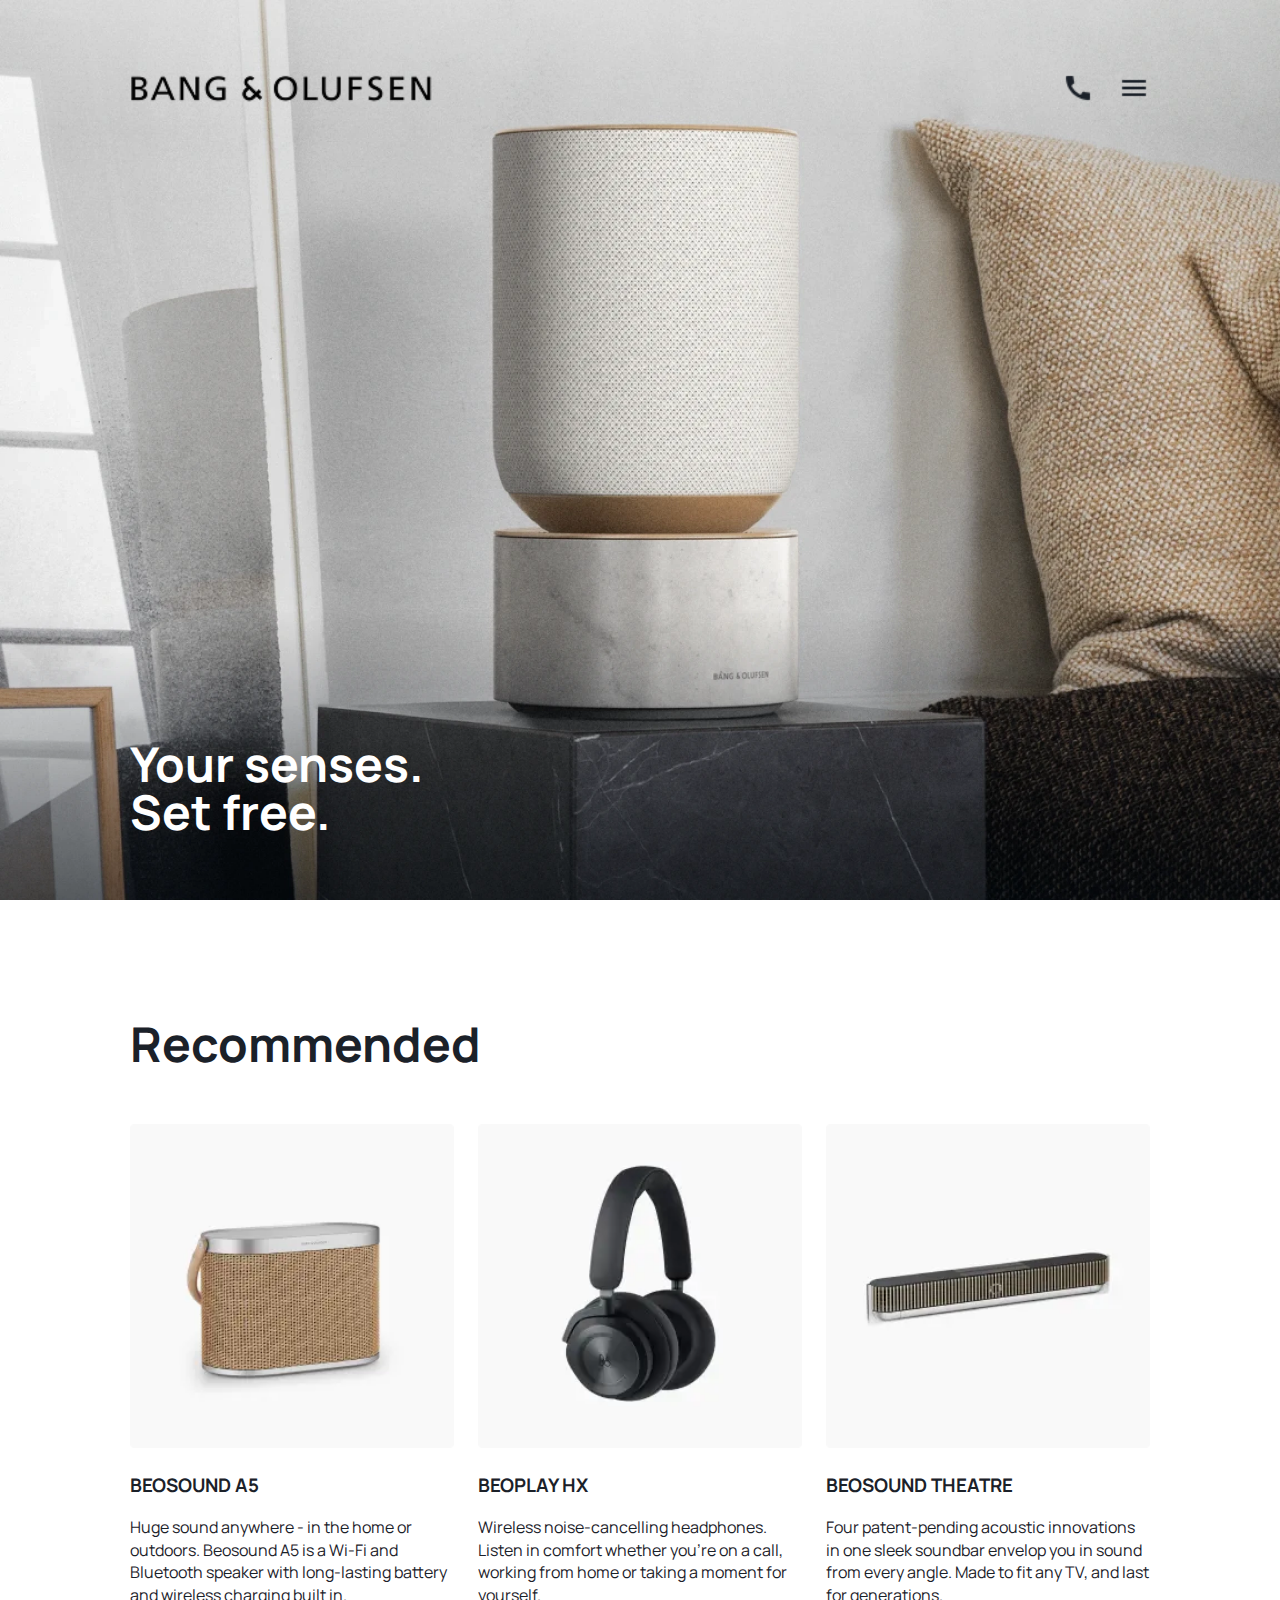
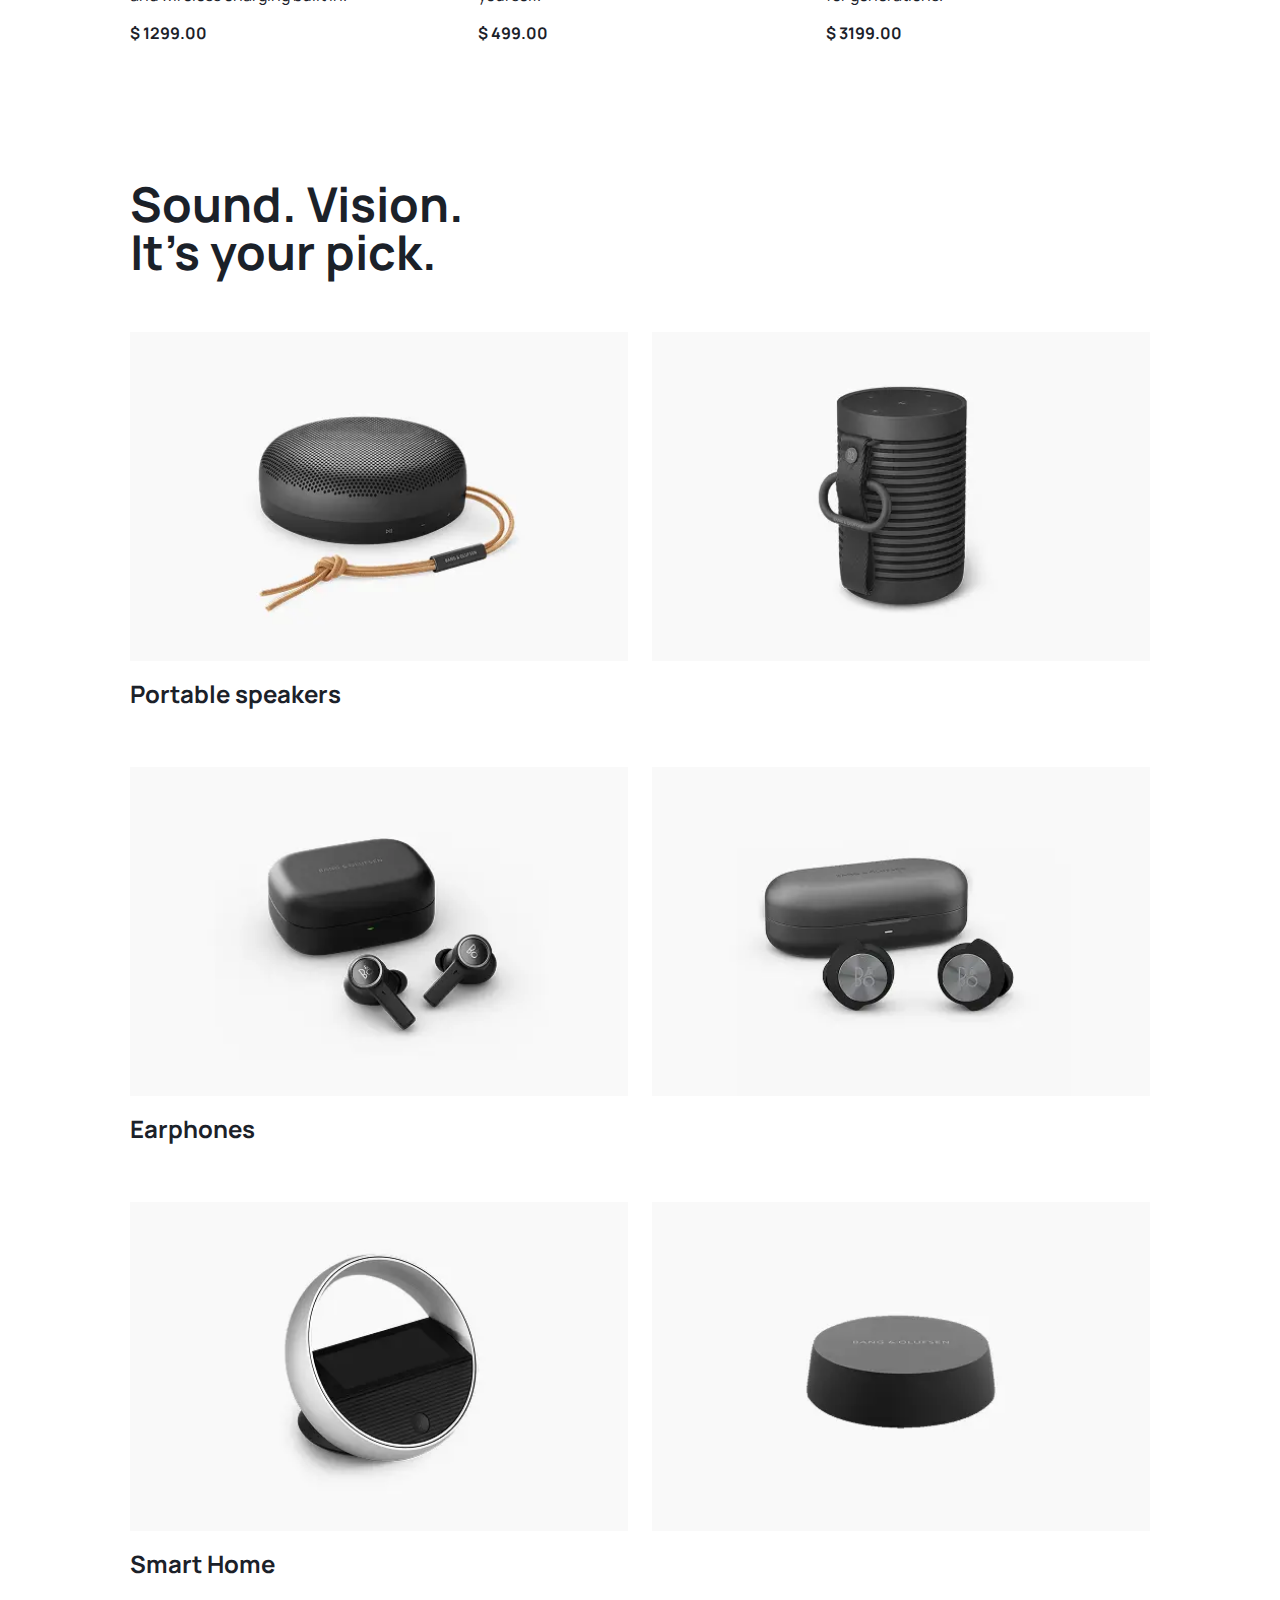
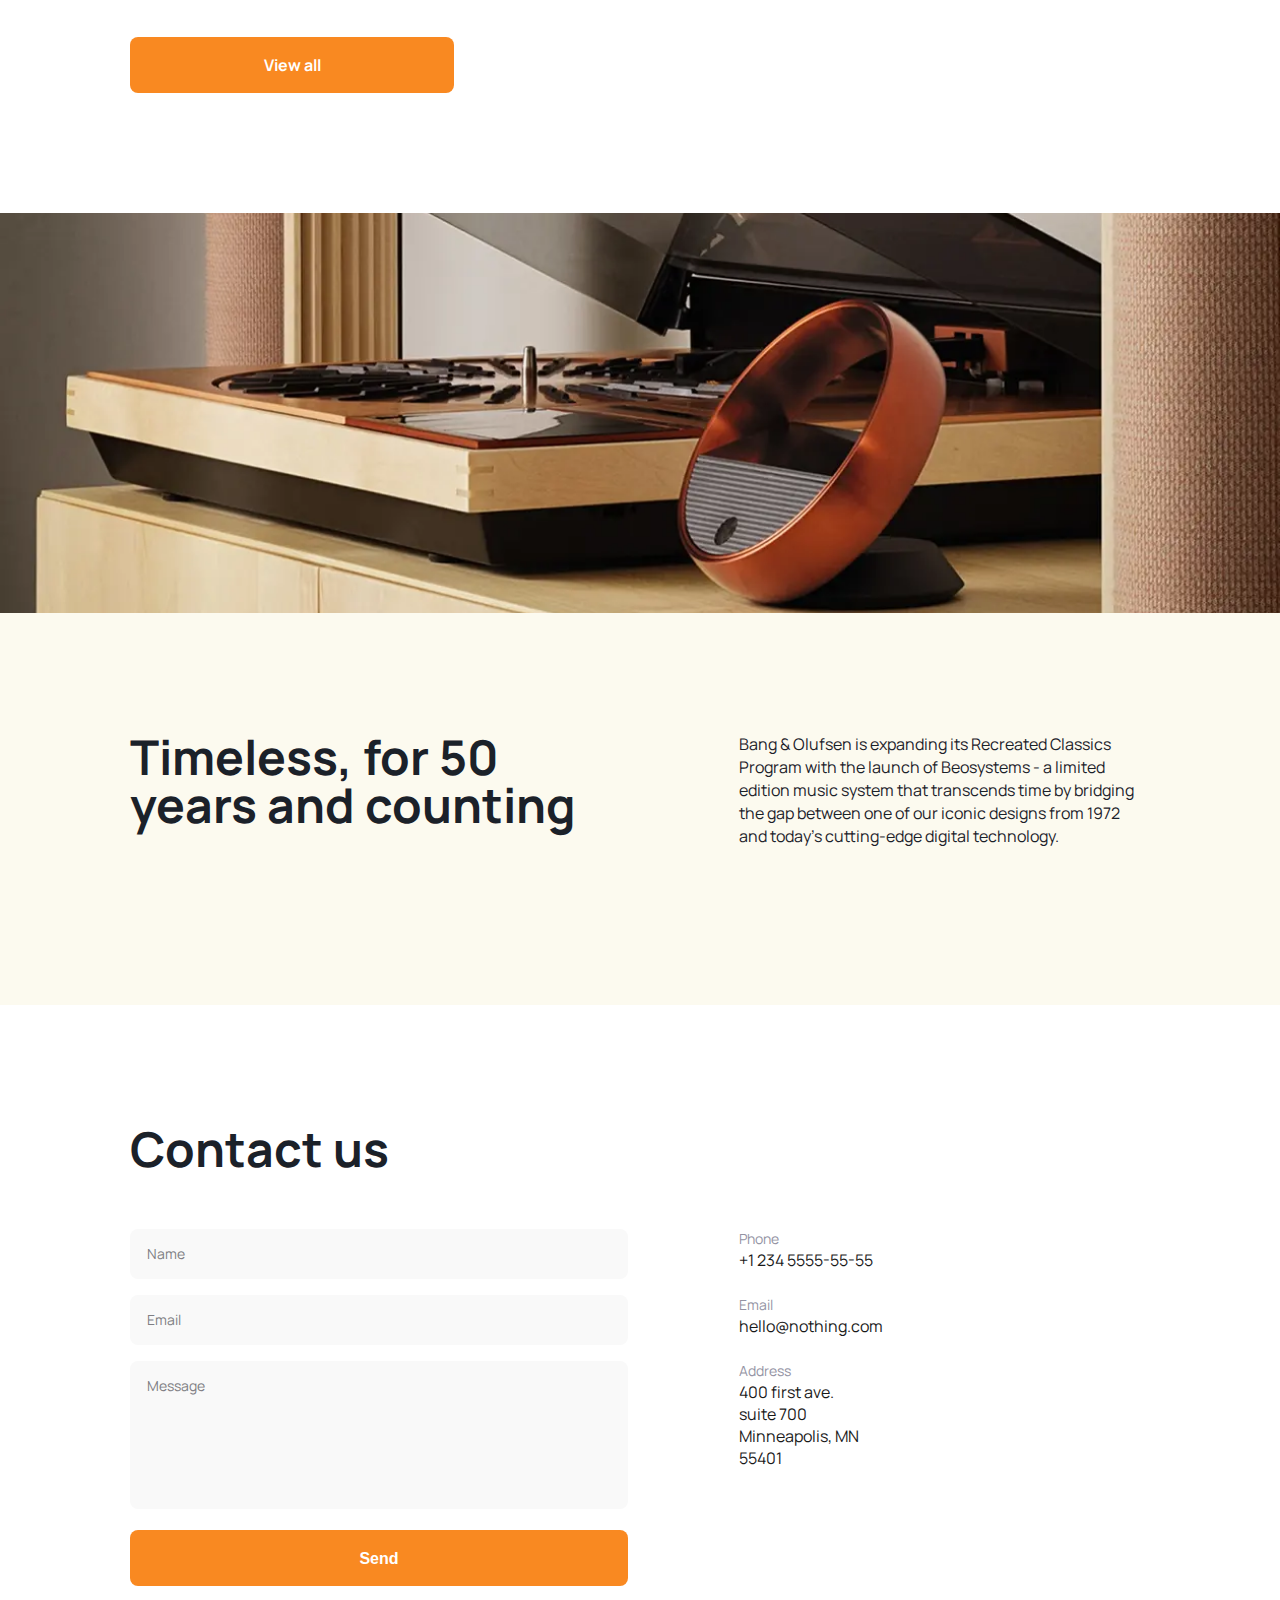
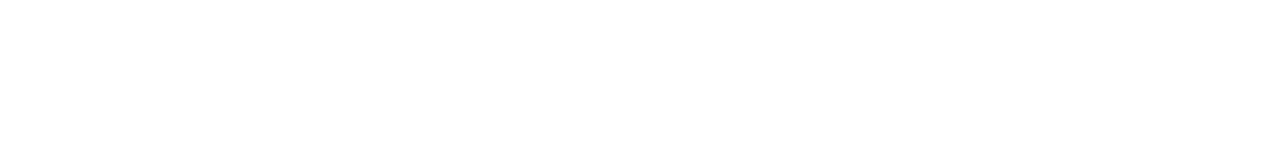
<file: index.html>
<!doctype html><html lang="en" class="page"><head><meta charset="utf-8"><meta name="viewport" content="width=device-width, initial-scale=1.0"><title>Bang & Olufsen</title><link rel="preconnect" href="https://fonts.googleapis.com"><link rel="preconnect" href="https://fonts.gstatic.com"><link href="https://fonts.googleapis.com/css2?family=Manrope:wght@200..800&display=swap" rel="stylesheet"><link rel="stylesheet" href="index.6098d160.css"><link rel="icon" href="logo_icon.9345a303.png" type="image/png"><script src="index.f3a9c308.js" defer></script></head><body class="page__body"> <header class="header"> <div class="container"> <div class="header__content"> <div class="top-bar"> <a href="#" class="top-bar__logo"> <img src="logo.dba725db.png" alt="Bang & Olufsen logo"> </a> <div class="top-bar__icons"> <div class="icon--phone--wrap"> <a href="tel:+1 234 555-55-55" class="icon icon--phone"></a> <a href="tel:+1 234 555-55-55" class="icon--phone--text"> +1 234 555-55-55 </a> </div> <a href="#menu" class="icon icon--menu"></a> </div> </div> <div class="header__bottom"> <h1 class="header__title"> Your senses. <br> Set free. </h1> </div> </div> </div> </header> <aside class="menu page__menu" id="menu"> <div class="container"> <div class="menu__top top-bar"> <a href="#" class="top-bar__logo"> <img src="logo.dba725db.png" alt="Bang & Olufsen logo"> </a> <a href="#" class="icon icon--close"></a> </div> <div class="menu__bottom"> <nav class="menu__nav nav"> <ul class="nav__list"> <li class="nav__item"> <a class="nav__link" href="#recommended"> Recommended </a> </li> <li class="nav__item"> <a class="nav__link" href="#categories"> Categories </a> </li> <li class="nav__item"> <a class="nav__link" href="#about-us"> About Us </a> </li> <li class="nav__item"> <a class="nav__link" href="#contact-us"> Contact Us </a> </li> </ul> </nav> <a href="tel:+1 234 5555-55-55" class="menu__phone-number"> +1 234 5555-55-55 </a> <a href="tel:+1 234 5555-55-55" class="menu__call-to-order"> Call to order </a> </div> </div> </aside> <main class="main"> <div class="container"> <div class="main__content"> <section class="recommended" id="recommended"> <h2 class="section-title">Recommended</h2> <div class="recommended__products"> <article class="product recommended__product"> <img src="BEOSOUND%20A5.f3149b64.webp" alt="BEOSOUND A5" class="product__photo" loading="lazy"> <h3 class="product__title">BEOSOUND A5</h3> <p class="product__desc"> Huge sound anywhere - in the home or outdoors. Beosound A5 is a Wi-Fi and Bluetooth speaker with long-lasting battery and wireless charging built in. </p> <p class="product__price">$ 1299.00</p> </article> <article class="product recommended__product"> <img src="BEOPLAY%20HX.b32634ea.webp" alt="BEOPLAY HX" class="product__photo" loading="lazy"> <h3 class="product__title">BEOPLAY HX</h3> <p class="product__desc"> Wireless noise-cancelling headphones. Listen in comfort whether you're on a call, working from home or taking a moment for yourself. </p> <p class="product__price">$ 499.00</p> </article> <article class="product recommended__product"> <img src="BEOSOUND%20THEATRE.314e91e3.webp" alt="BEOSOUND THEATRE" class="product__photo" loading="lazy"> <h3 class="product__title">BEOSOUND THEATRE</h3> <p class="product__desc"> Four patent-pending acoustic innovations in one sleek soundbar envelop you in sound from every angle. Made to fit any TV, and last for generations. </p> <p class="product__price">$ 3199.00</p> </article> </div> </section> <section class="categories" id="categories"> <h2 class="section-title"> Sound. Vision. <br> It's your pick. </h2> <div class="categories__wrapper"> <article class="category"> <div class="category__photos"> <a href="#" class="category__link category__link--mini"> <img class="category__photo" src="Portable%20speakers_mini.898772d4.webp" alt="Portable speakers-mini" loading="lazy"> </a> <a href="#" class="category__link category__link--big"> <img class="category__photo" src="Portable%20speakers_big.6cb12ae6.webp" alt="Portable speakers-big" loading="lazy"> </a> </div> <h3 class="category__title">Portable speakers</h3> </article> <article class="category"> <div class="category__photos"> <a href="#" class="category__link category__link--Earphones"> <img class="category__photo" src="Earphones_first.f8bbb4f6.webp" alt="Earphones-first" loading="lazy"> </a> <a href="#" class="category__link category__link--Earphones"> <img class="category__photo" src="Earphones_second.9f7195be.webp" alt="Earphones-second" loading="lazy"> </a> </div> <h3 class="category__title">Earphones</h3> </article> <article class="category"> <div class="category__photos"> <a href="#" class="category__link category__link--smart"> <img class="category__photo" src="Smart%20Home_first.64f68fdf.webp" alt="Smart Home" loading="lazy"> </a> <a href="#" class="category__link category__link--smart"> <img class="category__photo" src="Smart%20Home_second.fafa40fa.webp" alt="Smart Home" loading="lazy"> </a> </div> <h3 class="category__title">Smart Home</h3> </article> <article class="category"> <div class="button category__button"> <a class="category__button--link" href="#"> View all </a> </div> </article> </div> </section> </div> </div> <section class="slide"> <div class="slide__photo"></div> </section> <div class="about-us--color"> <div class="container"> <div class="main__content"> <section class="about-us" id="about-us"> <h2 class="about-us__title section-title"> Timeless, for 50 years and counting </h2> <div class="about-us__content"> <p class="about-us__desc"> Bang & Olufsen is expanding its Recreated Classics Program with the launch of Beosystems - a limited edition music system that transcends time by bridging the gap between one of our iconic designs from 1972 and today's cutting-edge digital technology. </p> </div> </section> </div> </div> </div> <div class="container"> <div class="main__content"> <section class="contact-us" id="contact-us"> <h2 class="contact-us__title section-title">Contact us</h2> <div class="contact-us-form"> <form id="contactForm" action="#" method="post"> <label for="name" class="contact-us-form__label"></label> <input type="text" id="name" name="name" class="contact-us-form__input" placeholder="Name" required> <label for="email" class="contact-us-form__label"></label> <input type="email" id="email" name="email" class="contact-us-form__input" placeholder="Email" required> <label for="message" class="contact-us-form__label"></label> <textarea name="message" id="message" class="contact-us-form__textarea" placeholder="Message" required></textarea> <div class="contact-us-form__button"> <button type="submit" class="contact-us-form__button--link"> Send </button> </div> </form> </div> <div class="contact-us-content"> <div class="contact-us-content__info"> <p class="contact-us-content__sub-title">Phone</p> <a href="tel:+1 234 5555-55-55" class="contact-us-content__desc"> +1 234 5555-55-55 </a> </div> <div class="contact-us-content__info"> <p class="contact-us-content__sub-title">Email</p> <a href="mailto:example@email.com" class="contact-us-content__desc"> hello@nothing.com </a> </div> <div class="contact-us-content__info"> <p class="contact-us-content__sub-title">Address</p> <a href="https://maps.app.goo.gl/mxB8VNUUxrB4Anpq6" target="_blank" class="contact-us-content__desc"> 400 first ave. <br> suite 700 <br> Minneapolis, MN 55401 </a> </div> </div> </section> </div> </div> </main> <footer class="footer"></footer> </body></html>
</file>
<file: index.6098d160.css>
.container{padding-left:20px;padding-right:20px}@media (min-width:576px){.container{padding-left:72px;padding-right:72px}}@media (min-width:1024px){.container{max-width:1020px;margin-left:auto;margin-right:auto;padding-left:120px;padding-right:120px}}.header{background-image:url(header-bg-mobile.a1232f15.webp);background-position:50%;background-size:cover}.header__content{-ms-flex-direction:column;flex-direction:column;-ms-flex-pack:justify;justify-content:space-between;height:100vh;display:-ms-flexbox;display:flex}.header__title{color:#fff;margin:0;font-size:36px;font-weight:700;line-height:36px}@media (min-width:576px){.header__title{font-size:48px;line-height:48px}}.header__bottom{padding-bottom:40px}@media (min-width:576px){.header__bottom{padding-bottom:64px}}.icon{background-image:url(icon-burger-menu.fda17e88.png);background-size:cover;width:24px;height:24px;display:block}@media (min-width:576px){.icon{width:32px;height:32px}}.icon--phone{background-image:url(icon-phone.dad7c4bd.png)}.icon--phone--text{letter-spacing:2px;text-transform:uppercase;color:#1b2129;width:145px;font-size:13px;font-weight:700;line-height:16px;text-decoration:none;display:none;position:absolute;top:6px;left:0;transform:translate(-140px)}.icon--phone--wrap{position:relative}.icon--phone--wrap:hover .icon--phone--text{transition:all .3s ease-in-out;display:block}.icon--menu{background-image:url(icon-burger-menu.fda17e88.png)}.icon--menu:hover{background-image:url(icon-burger-menu-hover.1296c707.png);transition:all .3s}.icon--close{background-image:url(icon-close.a28e639f.png)}.menu{box-sizing:border-box;background-color:#f9f9f9;height:100vh;font-weight:700;overflow:auto}.menu__top{margin-bottom:32px}.menu__nav{margin-bottom:48px}.menu__phone-number{text-transform:uppercase;letter-spacing:2px;color:inherit;margin-bottom:16px;font-size:16px;line-height:23px;text-decoration:none;display:block}.menu__phone-number:hover{text-decoration:underline}.menu__call-to-order{text-transform:uppercase;letter-spacing:2px;color:inherit;border-bottom:1px solid #1b2129;width:fit-content;padding-bottom:3px;font-size:16px;line-height:23px;text-decoration:none;display:block}.nav__link{color:inherit;font-size:22px;line-height:22px;text-decoration:none}.nav__link:hover{text-decoration:underline}.nav__list{-ms-flex-direction:column;flex-direction:column;gap:32px;margin:0;padding:0;list-style:none;display:-ms-flexbox;display:flex}.page{color:#1b2129;scroll-behavior:smooth;font-family:Manrope,serif;font-size:16px}.page:has(.page__menu:target){overflow:hidden}.page__body{margin:0}.page__menu{opacity:0;pointer-events:none;transition:all .3s ease-in-out;position:fixed;top:0;left:0;right:0}.page__menu:target{opacity:1;pointer-events:all}.top-bar{-ms-flex-pack:justify;justify-content:space-between;padding-top:24px;padding-bottom:24px;display:-ms-flexbox;display:flex}@media (min-width:576px){.top-bar{padding-top:72px;padding-bottom:72px}}.top-bar__icons{gap:24px;display:-ms-flexbox;display:flex}.top-bar__logo{display:-ms-flexbox;display:flex}.section-title{text-align:left;margin:0 0 48px;font-size:32px;font-weight:700;line-height:100%}@media (min-width:576px){.section-title{margin-bottom:56px;font-size:40px}}@media (min-width:1024px){.section-title{font-size:48px}}.main{background-color:#fff}.main__content{row-gap:96px;padding-top:96px;padding-bottom:96px;display:grid}@media (min-width:576px){.main__content{row-gap:120px;padding-top:120px;padding-bottom:120px}}.product{display:inline-block;overflow:hidden}.product__photo{width:100%;transition:transform .3s ease-in-out;position:relative}.product__photo:hover{transform:scale(1.14)}.product__price{font-size:16px;font-weight:700;line-height:140%}.product__desc{font-size:16px;font-weight:400;line-height:140%}.recommended__products{--columns:2;grid-template-columns:repeat(var(--columns),1fr);gap:40px 20px;display:grid}@media (min-width:576px){.recommended__products{--columns:6;column-gap:24px}}@media (min-width:1024px){.recommended__products{--columns:12}}.recommended__product{grid-column:1/-1}@media (min-width:1024px){.recommended__product{grid-column:span 4}}.about-us{--columns:2;grid-template-columns:repeat(var(--columns),1fr);column-gap:20px;display:grid}@media (min-width:576px){.about-us{--columns:6;column-gap:24px}}@media (min-width:1024px){.about-us{--columns:12}}.about-us--color{background-color:#fcfaef;width:100%}.about-us__title{grid-column:1/-1}@media (min-width:576px){.about-us__title{grid-column:1/4}}@media (min-width:1024px){.about-us__title{grid-column:1/7}}.about-us__content{grid-column:1/-1}@media (min-width:576px){.about-us__content{grid-column:4/7}}@media (min-width:1024px){.about-us__content{grid-column:8/13}}.about-us__desc{margin:0;line-height:23px}.slide__photo{background-image:url(about-us-bg.d73d5b49.webp);background-position:50%;background-size:cover;width:100%;height:200px}@media (min-width:576px){.slide__photo{height:400px}}@media (min-width:1024px){.slide__photo{max-height:460px}}.categories__wrapper{row-gap:40px;display:grid}@media (min-width:576px){.categories__wrapper{row-gap:56px}}.category__photos{--columns:2;grid-template-columns:repeat(var(--columns),1fr);column-gap:20px;margin-bottom:16px;display:grid;overflow:hidden}@media (min-width:576px){.category__photos{--columns:6;column-gap:24px}}@media (min-width:1024px){.category__photos{--columns:12}}.category__link{overflow:hidden}@media (min-width:576px){.category__link{grid-column:span 3}}@media (min-width:1024px){.category__link{grid-column:span 6}}.category__photo{object-fit:cover;transform-origin:50%;width:100%;height:100%;transition:transform .3s ease-in-out}.category__photo:hover{transform:scale(1.2)}.category__title{margin:0;font-size:24px;font-weight:700;line-height:34px}.category__button{--columns:2;grid-template-columns:repeat(var(--columns),1fr);column-gap:20px;display:grid}@media (min-width:576px){.category__button{--columns:6;column-gap:24px}}@media (min-width:1024px){.category__button{--columns:12}}.category__button--link{color:#fff;cursor:pointer;background-color:#f98921;border:none;border-radius:8px;grid-column:1/-1;-ms-flex-pack:center;justify-content:center;-ms-flex-align:center;align-items:center;height:56px;font-size:16px;font-weight:700;line-height:27px;text-decoration:none;display:-ms-flexbox;display:flex}.category__button--link:hover{background-color:#1b2129;transition:all .3s ease-in-out}.category__button--link:active{background-color:#010810}@media (min-width:1024px){.category__button--link{grid-column:1/5}}.contact-us{--columns:2;grid-template-columns:repeat(var(--columns),1fr);column-gap:20px;display:grid}input:-webkit-autofill{--columns:2;grid-template-columns:repeat(var(--columns),1fr);column-gap:20px;display:grid}input:-webkit-autofill:hover{--columns:2;grid-template-columns:repeat(var(--columns),1fr);column-gap:20px;display:grid}input:-webkit-autofill:focus{--columns:2;grid-template-columns:repeat(var(--columns),1fr);column-gap:20px;display:grid}textarea:-webkit-autofill{--columns:2;grid-template-columns:repeat(var(--columns),1fr);column-gap:20px;display:grid}textarea:-webkit-autofill:hover{--columns:2;grid-template-columns:repeat(var(--columns),1fr);column-gap:20px;display:grid}textarea:-webkit-autofill:focus{--columns:2;grid-template-columns:repeat(var(--columns),1fr);column-gap:20px;display:grid}select:-webkit-autofill{--columns:2;grid-template-columns:repeat(var(--columns),1fr);column-gap:20px;display:grid}select:-webkit-autofill:hover{--columns:2;grid-template-columns:repeat(var(--columns),1fr);column-gap:20px;display:grid}select:-webkit-autofill:focus{--columns:2;grid-template-columns:repeat(var(--columns),1fr);column-gap:20px;display:grid}@media (min-width:576px){.contact-us{--columns:6;column-gap:24px}input:-webkit-autofill{--columns:6;column-gap:24px}input:-webkit-autofill:hover{--columns:6;column-gap:24px}input:-webkit-autofill:focus{--columns:6;column-gap:24px}textarea:-webkit-autofill{--columns:6;column-gap:24px}textarea:-webkit-autofill:hover{--columns:6;column-gap:24px}textarea:-webkit-autofill:focus{--columns:6;column-gap:24px}select:-webkit-autofill{--columns:6;column-gap:24px}select:-webkit-autofill:hover{--columns:6;column-gap:24px}select:-webkit-autofill:focus{--columns:6;column-gap:24px}}@media (min-width:1024px){.contact-us{--columns:12}input:-webkit-autofill{--columns:12}input:-webkit-autofill:hover{--columns:12}input:-webkit-autofill:focus{--columns:12}textarea:-webkit-autofill{--columns:12}textarea:-webkit-autofill:hover{--columns:12}textarea:-webkit-autofill:focus{--columns:12}select:-webkit-autofill{--columns:12}select:-webkit-autofill:hover{--columns:12}select:-webkit-autofill:focus{--columns:12}}.contact-us__title{grid-column:1/-1}input:-webkit-autofill__title{grid-column:1/-1}input:-webkit-autofill:hover__title{grid-column:1/-1}input:-webkit-autofill:focus__title{grid-column:1/-1}textarea:-webkit-autofill__title{grid-column:1/-1}textarea:-webkit-autofill:hover__title{grid-column:1/-1}textarea:-webkit-autofill:focus__title{grid-column:1/-1}select:-webkit-autofill__title{grid-column:1/-1}select:-webkit-autofill:hover__title{grid-column:1/-1}select:-webkit-autofill:focus__title{grid-column:1/-1}@media (min-width:576px){.contact-us__title{grid-column:1/4}input:-webkit-autofill__title{grid-column:1/4}input:-webkit-autofill:hover__title{grid-column:1/4}input:-webkit-autofill:focus__title{grid-column:1/4}textarea:-webkit-autofill__title{grid-column:1/4}textarea:-webkit-autofill:hover__title{grid-column:1/4}textarea:-webkit-autofill:focus__title{grid-column:1/4}select:-webkit-autofill__title{grid-column:1/4}select:-webkit-autofill:hover__title{grid-column:1/4}select:-webkit-autofill:focus__title{grid-column:1/4}}@media (min-width:1024px){.contact-us__title{grid-column:1/5}input:-webkit-autofill__title{grid-column:1/5}input:-webkit-autofill:hover__title{grid-column:1/5}input:-webkit-autofill:focus__title{grid-column:1/5}textarea:-webkit-autofill__title{grid-column:1/5}textarea:-webkit-autofill:hover__title{grid-column:1/5}textarea:-webkit-autofill:focus__title{grid-column:1/5}select:-webkit-autofill__title{grid-column:1/5}select:-webkit-autofill:hover__title{grid-column:1/5}select:-webkit-autofill:focus__title{grid-column:1/5}}.contact-us-form{grid-column:1/-1;margin-bottom:48px}@media (min-width:576px){.contact-us-form{grid-column:1/-1}}@media (min-width:1024px){.contact-us-form{grid-column:1/7}}.contact-us-form__textarea{resize:none;min-height:148px}.contact-us-form__label{display:block}.contact-us-form__input,.contact-us-form__textarea{box-sizing:border-box;color:#7e7e83;background:#f9f9f9;border:1px solid transparent;border-radius:8px;outline:none;width:100%;margin-bottom:16px;padding-top:14px;padding-bottom:14px;padding-left:16px;font-family:Manrope,serif;font-size:14px;line-height:20px;transition:all .3s}.contact-us-form__input::placeholder{color:#7e7e83;transition:color .3s}.contact-us-form__input::placeholder{color:#7e7e83;transition:color .3s}.contact-us-form__textarea::placeholder{color:#7e7e83;transition:color .3s}.contact-us-form__textarea::placeholder{color:#7e7e83;transition:color .3s}.contact-us-form__input:hover,.contact-us-form__textarea:hover{color:#1b2129;border:1px solid #dbdbdb;outline:none}.contact-us-form__input:focus,.contact-us-form__textarea:focus{color:#1b2129;border-color:#f98921}.contact-us-form__input:not(:-ms-placeholder-shown){color:#1b2129}.contact-us-form__input:not(:placeholder-shown){color:#1b2129}.contact-us-form__textarea:not(:-ms-placeholder-shown){color:#1b2129}.contact-us-form__textarea:not(:placeholder-shown){color:#1b2129}.contact-us-form__button{--columns:2;grid-template-columns:repeat(var(--columns),1fr);column-gap:20px;display:grid}@media (min-width:576px){.contact-us-form__button{--columns:6;column-gap:24px}}@media (min-width:1024px){.contact-us-form__button{--columns:12}}@media (min-width:576px){.contact-us-form__button{grid-column:1/-1}}@media (min-width:1024px){.contact-us-form__button{grid-column:1/7}}.contact-us-form__button--link{color:#fff;cursor:pointer;background-color:#f98921;border:none;border-radius:8px;grid-column:1/-1;-ms-flex-pack:center;justify-content:center;-ms-flex-align:center;align-items:center;height:56px;font-size:16px;font-weight:700;line-height:27px;text-decoration:none;display:-ms-flexbox;display:flex}.contact-us-form__button--link:hover{background-color:#1b2129;transition:all .3s ease-in-out}.contact-us-form__button--link:active{background-color:#010810}.contact-us-content{-ms-flex-direction:column;flex-direction:column;grid-column:1/-1;gap:24px;display:-ms-flexbox;display:flex}@media (min-width:576px){.contact-us-content{grid-column:1/3}}@media (min-width:1024px){.contact-us-content{grid-column:8/10}}.contact-us-content__phone{width:280px;height:50px}.contact-us-content__sub-title{color:#9393a3;margin-top:0;margin-bottom:0;font-size:14px;font-weight:400;line-height:20px}.contact-us-content__desc{color:#191919;margin-top:8px;margin-bottom:0;font-size:16px;font-weight:400;line-height:22px;text-decoration:none}.contact-us-content__desc:hover{text-decoration:underline}
/*# sourceMappingURL=index.6098d160.css.map */
</file>
